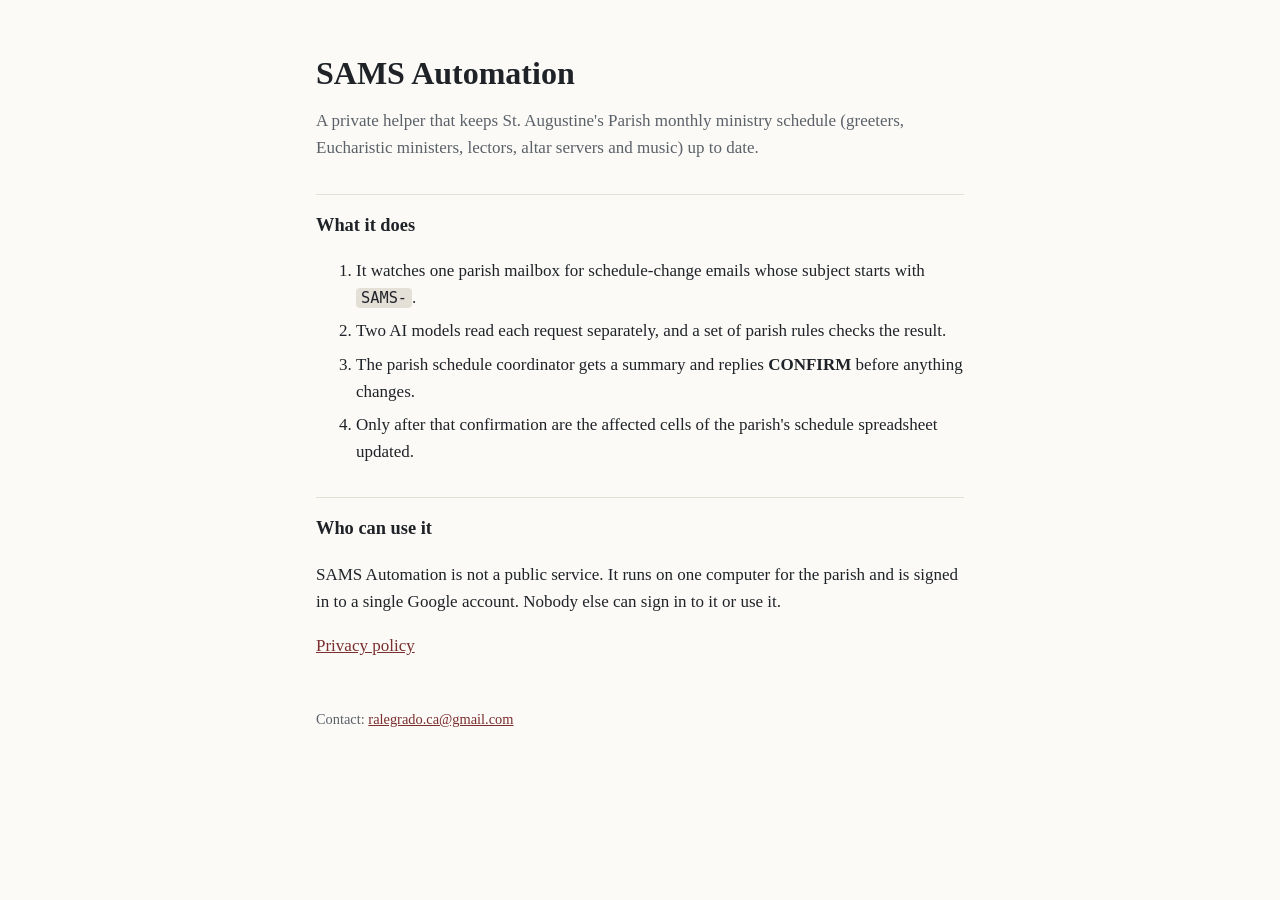
<file: index.html>
<!doctype html>
<html lang="en">
<head>
<meta charset="utf-8">
<meta name="viewport" content="width=device-width, initial-scale=1">
<title>SAMS Automation</title>
<link rel="stylesheet" href="style.css">
</head>
<body>
<main>
  <h1>SAMS Automation</h1>
  <p class="lede">A private helper that keeps St. Augustine's Parish monthly ministry schedule
  (greeters, Eucharistic ministers, lectors, altar servers and music) up to date.</p>

  <h2>What it does</h2>
  <ol>
    <li>It watches one parish mailbox for schedule-change emails whose subject starts with <code>SAMS-</code>.</li>
    <li>Two AI models read each request separately, and a set of parish rules checks the result.</li>
    <li>The parish schedule coordinator gets a summary and replies <strong>CONFIRM</strong> before anything changes.</li>
    <li>Only after that confirmation are the affected cells of the parish's schedule spreadsheet updated.</li>
  </ol>

  <h2>Who can use it</h2>
  <p>SAMS Automation is not a public service. It runs on one computer for the parish and is
  signed in to a single Google account. Nobody else can sign in to it or use it.</p>

  <p><a href="privacy.html">Privacy policy</a></p>
</main>
<footer>Contact: <a href="mailto:ralegrado.ca@gmail.com">ralegrado.ca@gmail.com</a></footer>
</body>
</html>
</file>
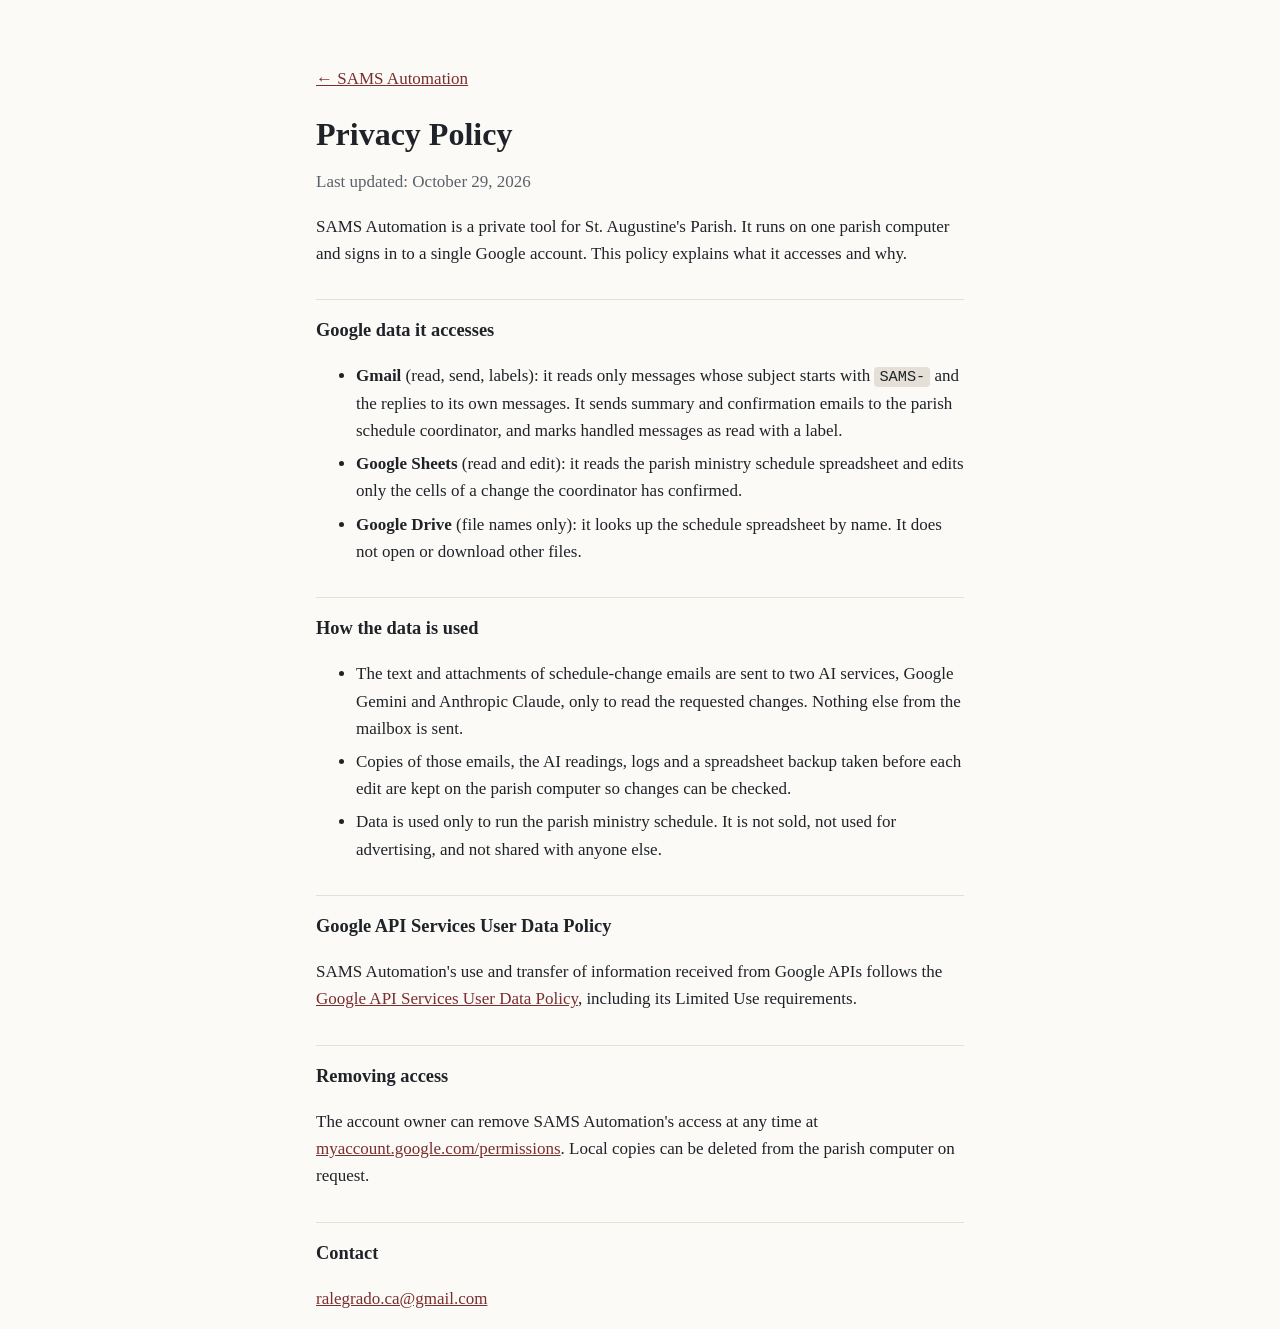
<file: privacy.html>
<!doctype html>
<html lang="en">
<head>
<meta charset="utf-8">
<meta name="viewport" content="width=device-width, initial-scale=1">
<title>SAMS Automation – Privacy Policy</title>
<link rel="stylesheet" href="style.css">
</head>
<body>
<main>
  <p><a href="index.html">← SAMS Automation</a></p>
  <h1>Privacy Policy</h1>
  <p class="lede">Last updated: October 29, 2026</p>

  <p>SAMS Automation is a private tool for St. Augustine's Parish. It runs on one parish computer
  and signs in to a single Google account. This policy explains what it accesses and why.</p>

  <h2>Google data it accesses</h2>
  <ul>
    <li><strong>Gmail</strong> (read, send, labels): it reads only messages whose subject starts with
    <code>SAMS-</code> and the replies to its own messages. It sends summary and confirmation emails to the
    parish schedule coordinator, and marks handled messages as read with a label.</li>
    <li><strong>Google Sheets</strong> (read and edit): it reads the parish ministry schedule spreadsheet
    and edits only the cells of a change the coordinator has confirmed.</li>
    <li><strong>Google Drive</strong> (file names only): it looks up the schedule spreadsheet by name.
    It does not open or download other files.</li>
  </ul>

  <h2>How the data is used</h2>
  <ul>
    <li>The text and attachments of schedule-change emails are sent to two AI services, Google Gemini and
    Anthropic Claude, only to read the requested changes. Nothing else from the mailbox is sent.</li>
    <li>Copies of those emails, the AI readings, logs and a spreadsheet backup taken before each edit are kept on the
    parish computer so changes can be checked.</li>
    <li>Data is used only to run the parish ministry schedule. It is not sold, not used for advertising,
    and not shared with anyone else.</li>
  </ul>

  <h2>Google API Services User Data Policy</h2>
  <p>SAMS Automation's use and transfer of information received from Google APIs follows the
  <a href="https://developers.google.com/terms/api-services-user-data-policy">Google API Services User Data Policy</a>,
  including its Limited Use requirements.</p>

  <h2>Removing access</h2>
  <p>The account owner can remove SAMS Automation's access at any time at
  <a href="https://myaccount.google.com/permissions">myaccount.google.com/permissions</a>.
  Local copies can be deleted from the parish computer on request.</p>

  <h2>Contact</h2>
  <p><a href="mailto:ralegrado.ca@gmail.com">ralegrado.ca@gmail.com</a></p>
</main>
</body>
</html>
</file>
<file: style.css>
:root { --bg: #fbfaf7; --text: #1f2328; --muted: #5b6168; --accent: #7a2e2e; --rule: #e4e0d8; }
@media (prefers-color-scheme: dark) {
  :root { --bg: #16181b; --text: #e8e6e3; --muted: #a3a8ae; --accent: #e3a0a0; --rule: #2c3036; }
}
* { box-sizing: border-box; }
body { margin: 0; background: var(--bg); color: var(--text);
  font: 17px/1.6 Georgia, "Times New Roman", serif; }
main, footer { max-width: 680px; margin: 0 auto; padding: 0 16px; }
main { padding-top: 48px; }
h1 { font-size: 2rem; margin: 0 0 8px; }
h2 { font-size: 1.15rem; margin: 32px 0 8px; padding-top: 16px; border-top: 1px solid var(--rule); }
.lede { color: var(--muted); margin-top: 0; }
a { color: var(--accent); }
code { font-size: .9em; background: var(--rule); padding: 1px 5px; border-radius: 4px; }
li { margin: 6px 0; }
footer { color: var(--muted); font-size: .9rem; padding-top: 32px; padding-bottom: 48px; }
</file>
